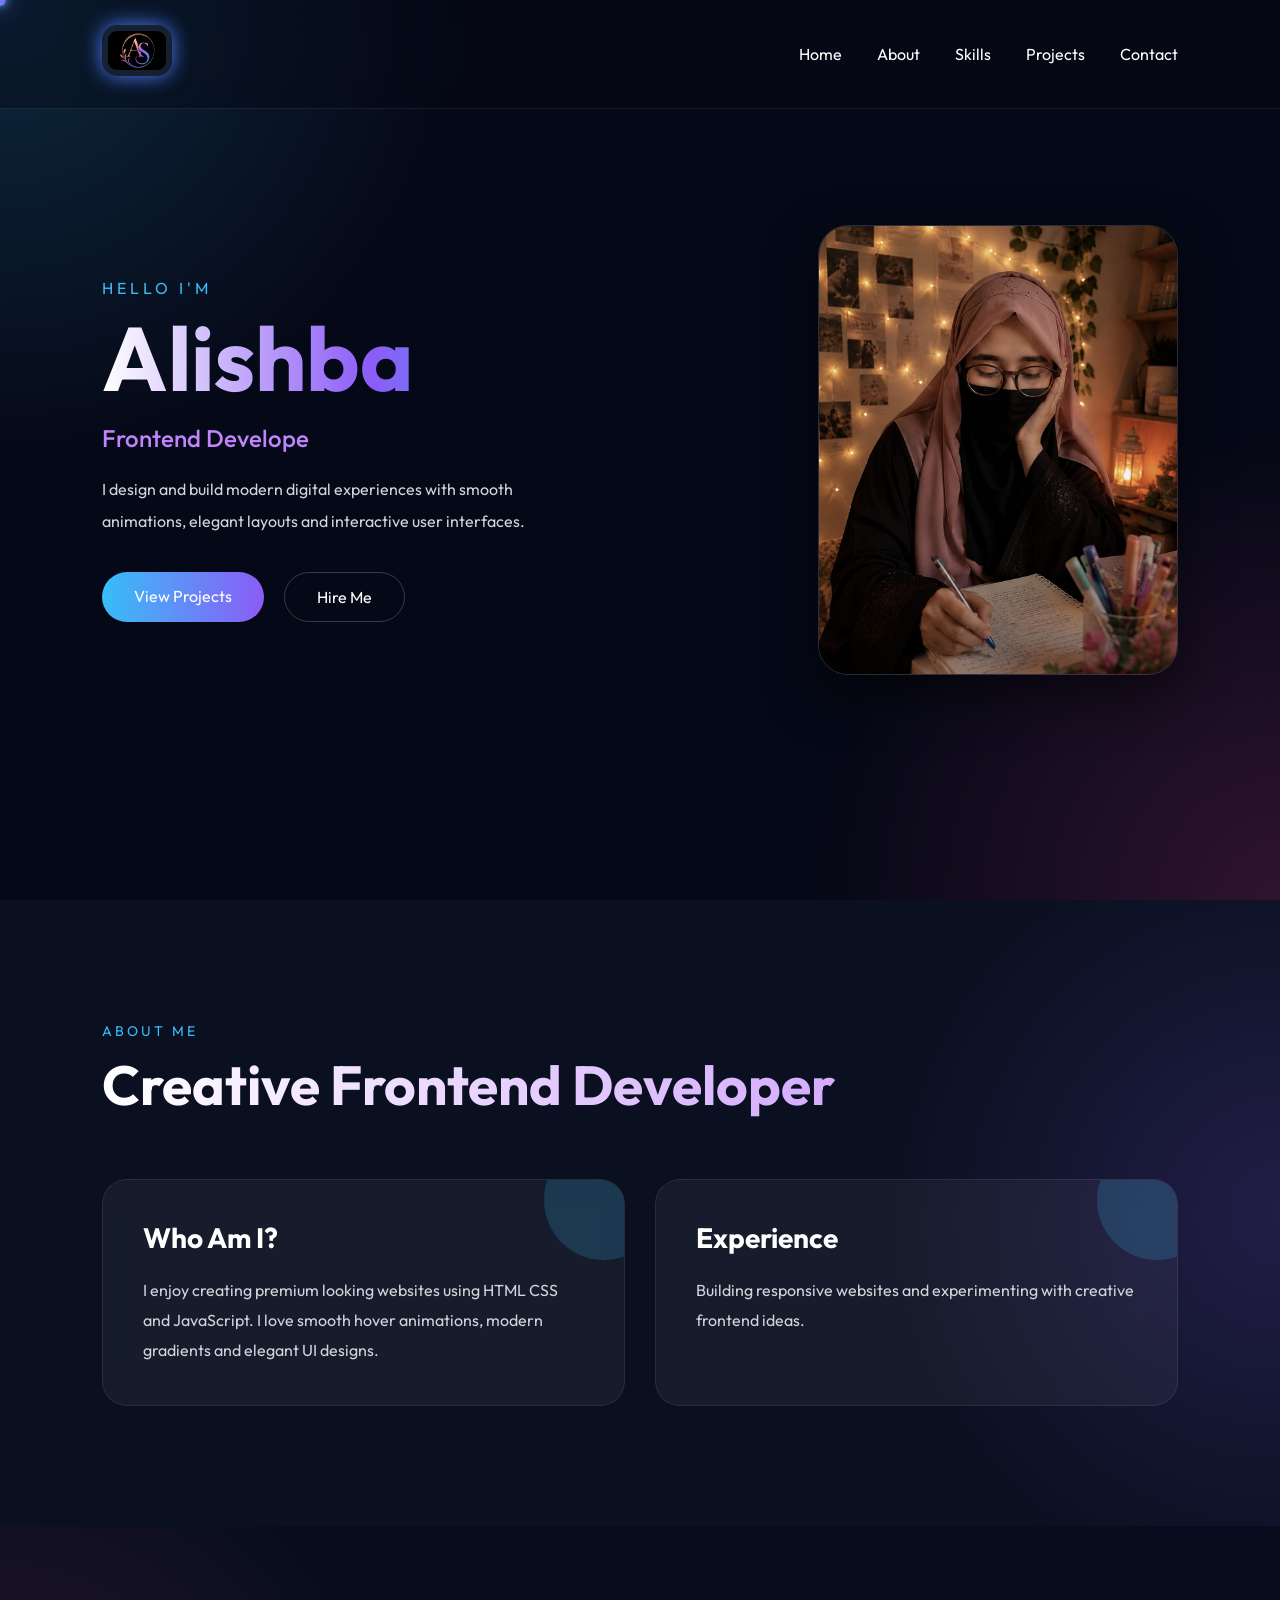
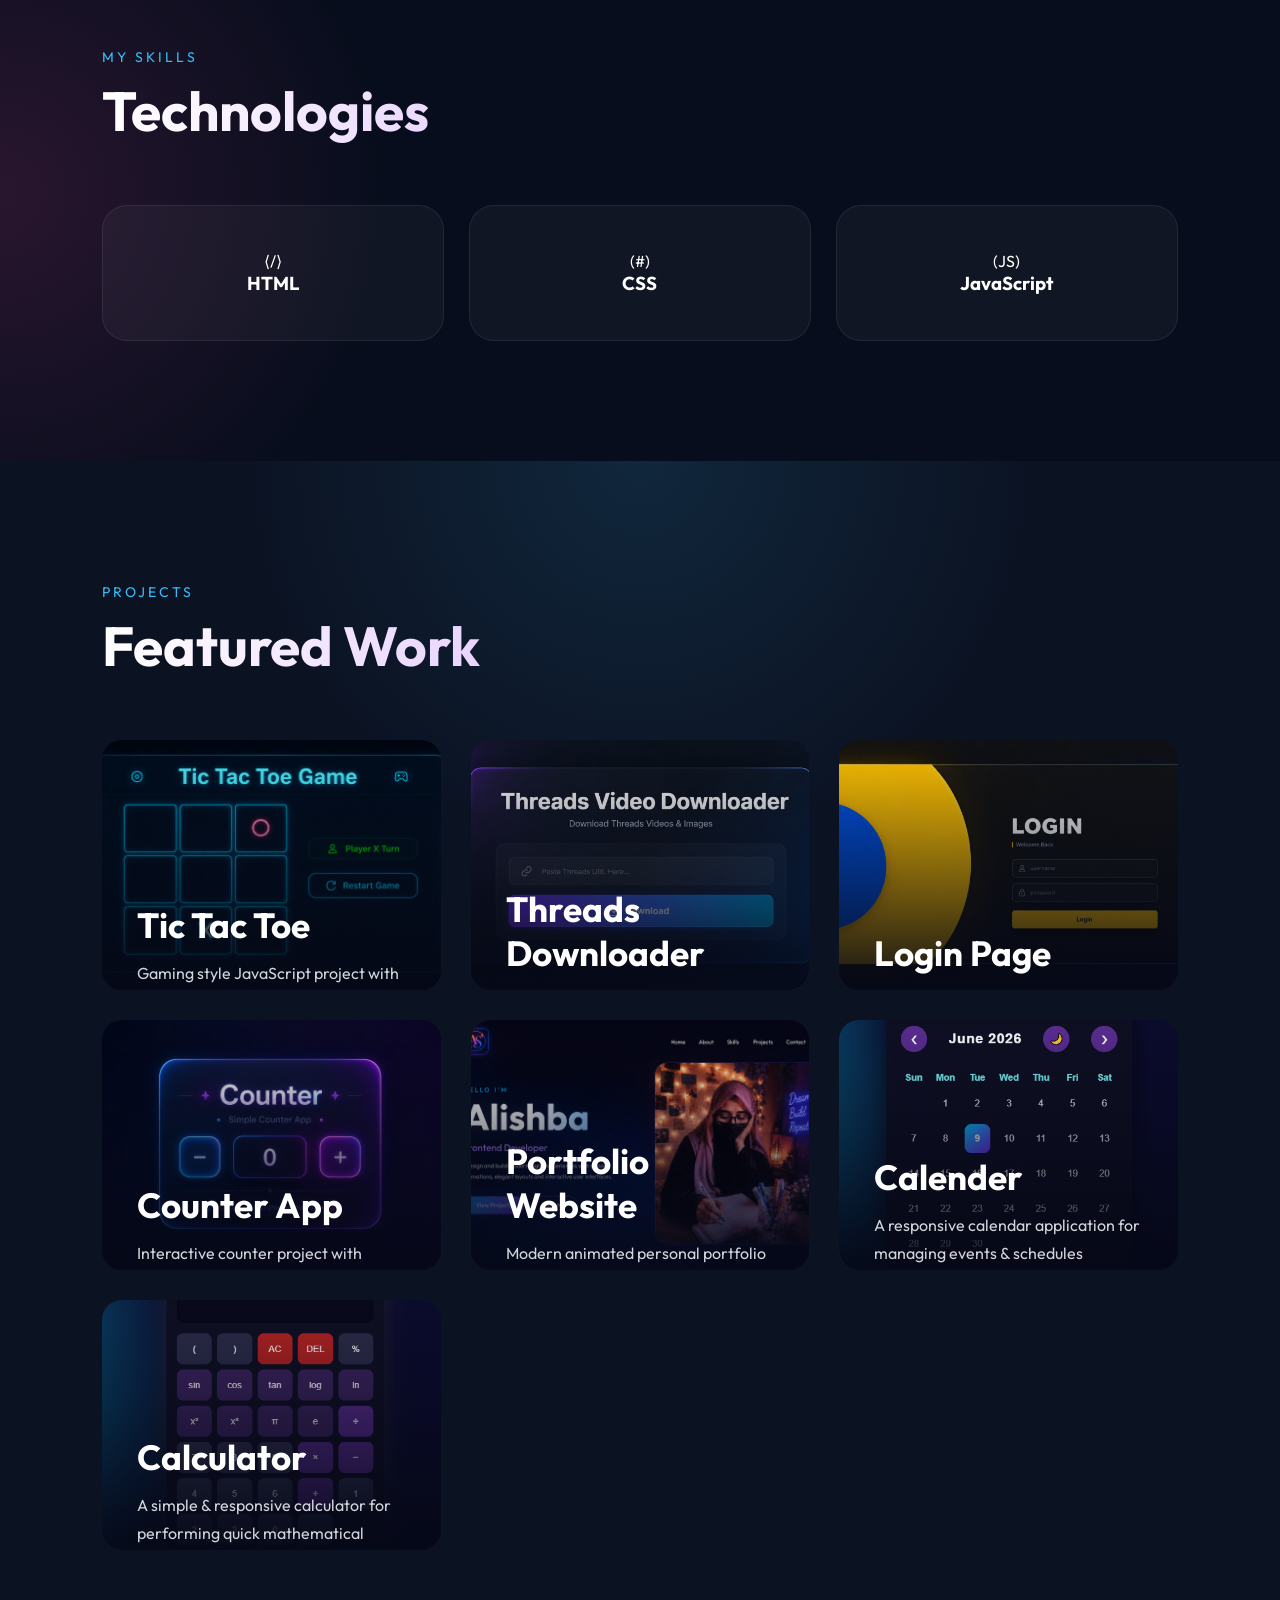
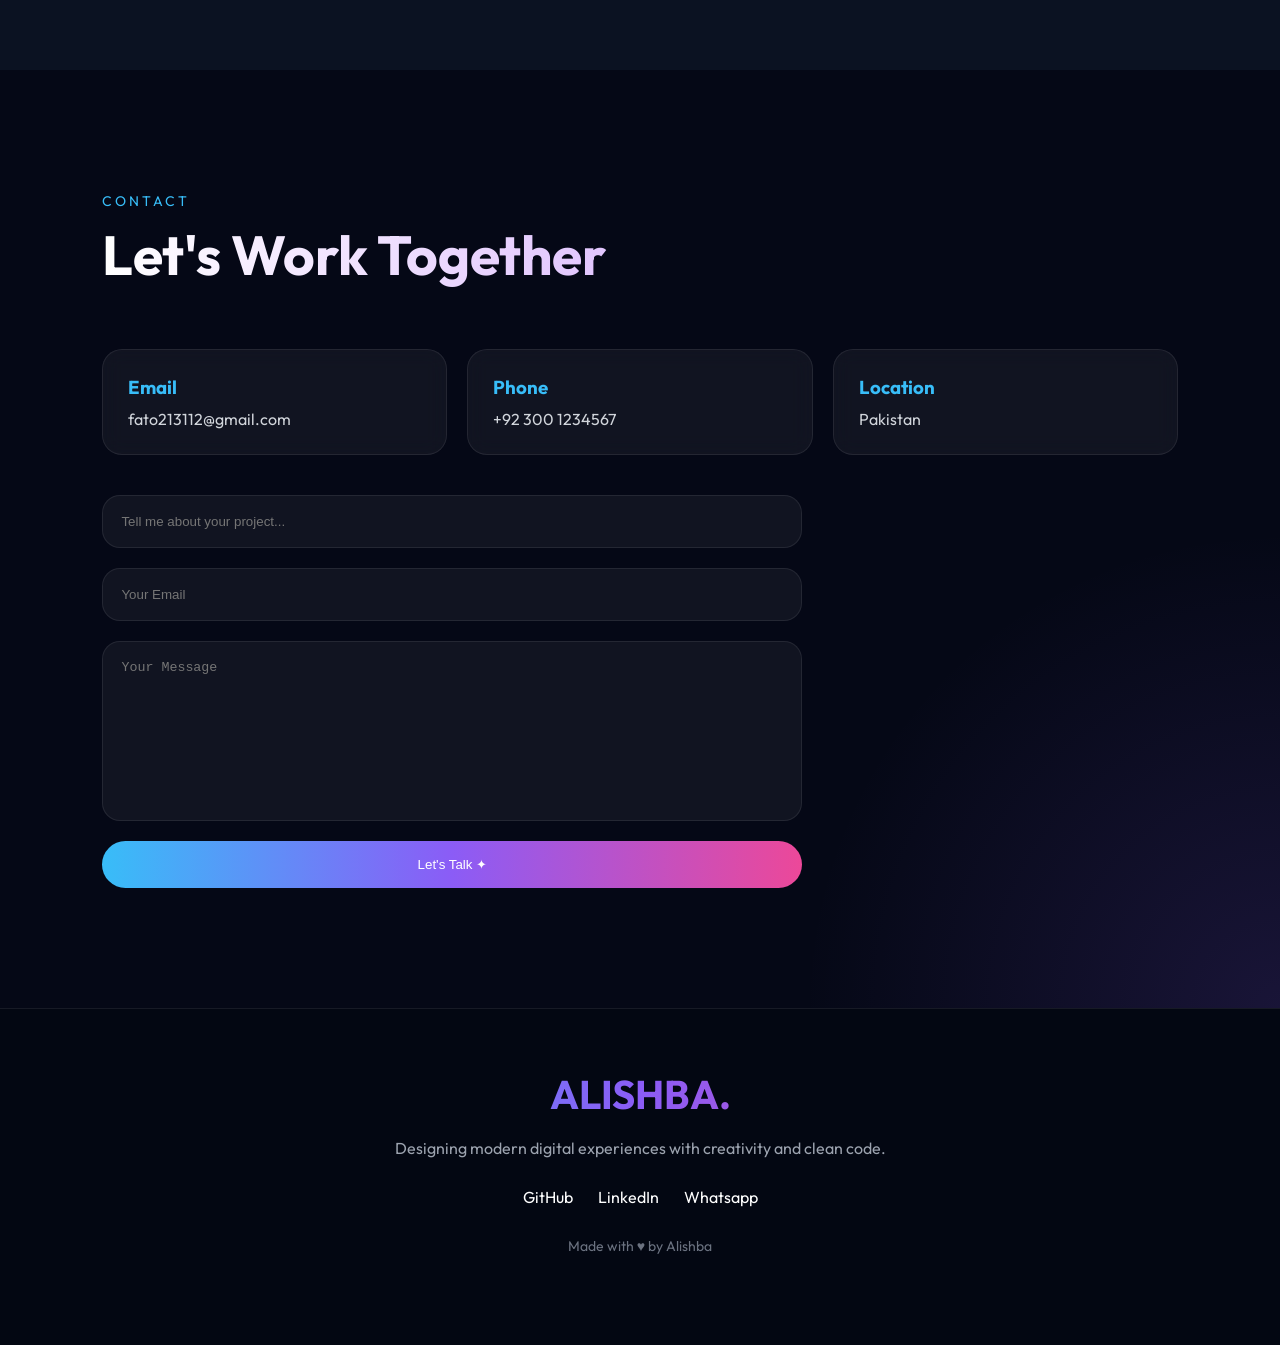
<file: index.html>
<!DOCTYPE html>
<html lang="en">
<head>
  <meta charset="UTF-8" />
  <meta name="viewport" content="width=device-width, initial-scale=1.0" />
  <title>Alishba Portfolio</title>

  <link rel="preconnect" href="https://fonts.googleapis.com">
  <link rel="preconnect" href="https://fonts.gstatic.com" crossorigin>
  <link href="https://fonts.googleapis.com/css2?family=Outfit:wght@300;400;500;600;700;800&display=swap" rel="stylesheet">

  <link rel="stylesheet" href="style.css" />
</head>
<body>

  <!-- BACKGROUND LINES -->
  <div class="grid-lines"></div>
   <div class="cursor-dot"></div>
  <!-- NAVBAR -->
  <nav>
     <div class="logo">
             <img src="image/logo.jpeg" alt="logo">
     </div>
    <ul>
      <li><a href="#home">Home</a></li>
      <li><a href="#about">About</a></li>
      <li><a href="#skills">Skills</a></li>
      <li><a href="#projects">Projects</a></li>
      <li><a href="#contact">Contact</a></li>
    </ul>
  </nav>


  <!-- HERO -->
  <section class="hero" id="home">

    <div class="hero-text">
      <p class="small-text">HELLO I'M</p>

      <h1>Alishba</h1>

      <h2><span id="typing"></span></h2>

      <p class="hero-para">
        I design and build modern digital experiences with smooth animations,
        elegant layouts and interactive user interfaces.
      </p>

      <div class="hero-buttons">
        <a href="#projects" class="btn">View Projects</a>
        <a href="#contact" class="btn btn2">Hire Me</a>
      </div>
    </div>


    <div class="hero-image">
      <div class="image-box">
        <img src="image/portfolio img.jpeg" alt="portfolio image">
      </div>
    </div>

  </section>


  <!-- ABOUT -->
  <section class="about" id="about">

    <div class="section-title">
      <span>ABOUT ME</span>
      <h2>Creative Frontend Developer</h2>
    </div>

    <div class="about-container">

      <div class="about-card">
        <h3>Who Am I?</h3>

        <p>
          I enjoy creating premium looking websites using HTML CSS and JavaScript.
          I love smooth hover animations, modern gradients and elegant UI designs.
        </p>
      </div>


      <div class="about-card glass">
        <h3>Experience</h3>

        <p>
          Building responsive websites and experimenting with creative frontend ideas.
        </p>
      </div>

    </div>

  </section>


  <!-- SKILLS -->
  <section class="skills" id="skills">

    <div class="section-title">
      <span>MY SKILLS</span>
      <h2>Technologies
      </h2>
    </div>


    <div class="skills-grid">

      <div class="skill-card">
        <div class="skill-icon">⟨/⟩</div>
        <h3>HTML</h3>
      </div>

      <div class="skill-card">
        <div class="skill-icon">(#)</div>
        <h3>CSS</h3>
      </div>

      <div class="skill-card">
        <div class="skill-icon">(JS)</div>
        <h3>JavaScript</h3>
      </div>
    </div>

  </section>


  <!-- PROJECTS -->
  <section class="projects" id="projects">

    <div class="section-title">
      <span>PROJECTS</span>
      <h2>Featured Work</h2>
    </div>


    <div class="projects-grid">
      <a href="game.html" target="_blank" class="project-link">
      <div class="project-card card1">
        <div class="overlay"></div>

        <div class="project-content">
          <h3>Tic Tac Toe</h3>
          <p>Gaming style JavaScript project with modern Design.</p>
        </div>
      </div>
     </a>

       <a href="threads.html" target="_blank" class="project-link">
      <div class="project-card card2">
        <div class="overlay"></div>

        <div class="project-content">
          <h3>Threads Downloader</h3>
          <p>Responsive downloader application.</p>
        </div>
      </div>
     </a>
       
     <a href="login.html" target="_blank" class="project-link">
      <div class="project-card card3">
        <div class="overlay"></div>
       
        <div class="project-content">
          <h3>Login Page</h3>
          <p>Glassmorphism authentication page.</p>
        </div>
      </div>
      </a>
      <a href="counter.html" target="_blank" class="project-link">
      <div class="project-card card4">
        <div class="overlay"></div>

        <div class="project-content">
          <h3>Counter App</h3>
          <p>Interactive counter project with smooth animations.</p>
        </div>
      </div>
    </a>
        <a href="index.html" target="_blank" class="project-link">
      <div class="project-card card5">
        <div class="overlay"></div>

        <div class="project-content">
          <h3>Portfolio Website</h3>
          <p>Modern animated personal portfolio website.</p>
        </div>
      </div>
        </a>
        <a href="calender.html" target="_blank" class="project-link">
      <div class="project-card card6">
        <div class="overlay"></div>

        <div class="project-content">
          <h3>Calender</h3>
          <p>A responsive calendar application for managing events & schedules efficiently.</p>
        </div>
      </div>
     </a>
     <a href="calculator.html" target="_blank" class="project-link">
      <div class="project-card card7">
        <div class="overlay"></div>

        <div class="project-content">
          <h3>Calculator</h3>
          <p>A simple & responsive calculator for performing quick mathematical calculations.</p>
        </div>
      </div>
     </a>

    </div>

  </section>


  <!-- CONTACT -->
  <section class="contact" id="contact">

    <div class="section-title">
      <span>CONTACT</span>
      <h2>Let's Work Together</h2>
    </div>

     <div class="contact-info">

    <div class="info-box">
        <h3>Email</h3>
        <p>fato213112@gmail.com</p>
    </div>

    <div class="info-box">
        <h3>Phone</h3>
        <p>+92 300 1234567</p>
    </div>

    <div class="info-box">
        <h3>Location</h3>
        <p>Pakistan</p>
    </div>

</div>
    <form class="contact-form" action="https://formsubmit.co/fato213112@gmail.com" method="POST">
      <input type="text" placeholder="Tell me about your project...">
      <input type="email" placeholder="Your Email">
      <textarea placeholder="Your Message"></textarea>

      <button type="submit">Let's Talk ✦</button>
    </form>

  </section>
  <footer>

    <h2>ALISHBA.</h2>

    <p>
        Designing modern digital experiences with creativity and clean code.
    </p>

    <div class="footer-links">

        <a href="">GitHub</a>
        <a href="">LinkedIn</a>
        <a href="">Whatsapp</a>

    </div>

    <p class="made">
        Made with ♥ by Alishba
    </p>

</footer>


  <script src="script.js"></script>
</body>
</html>
</file>
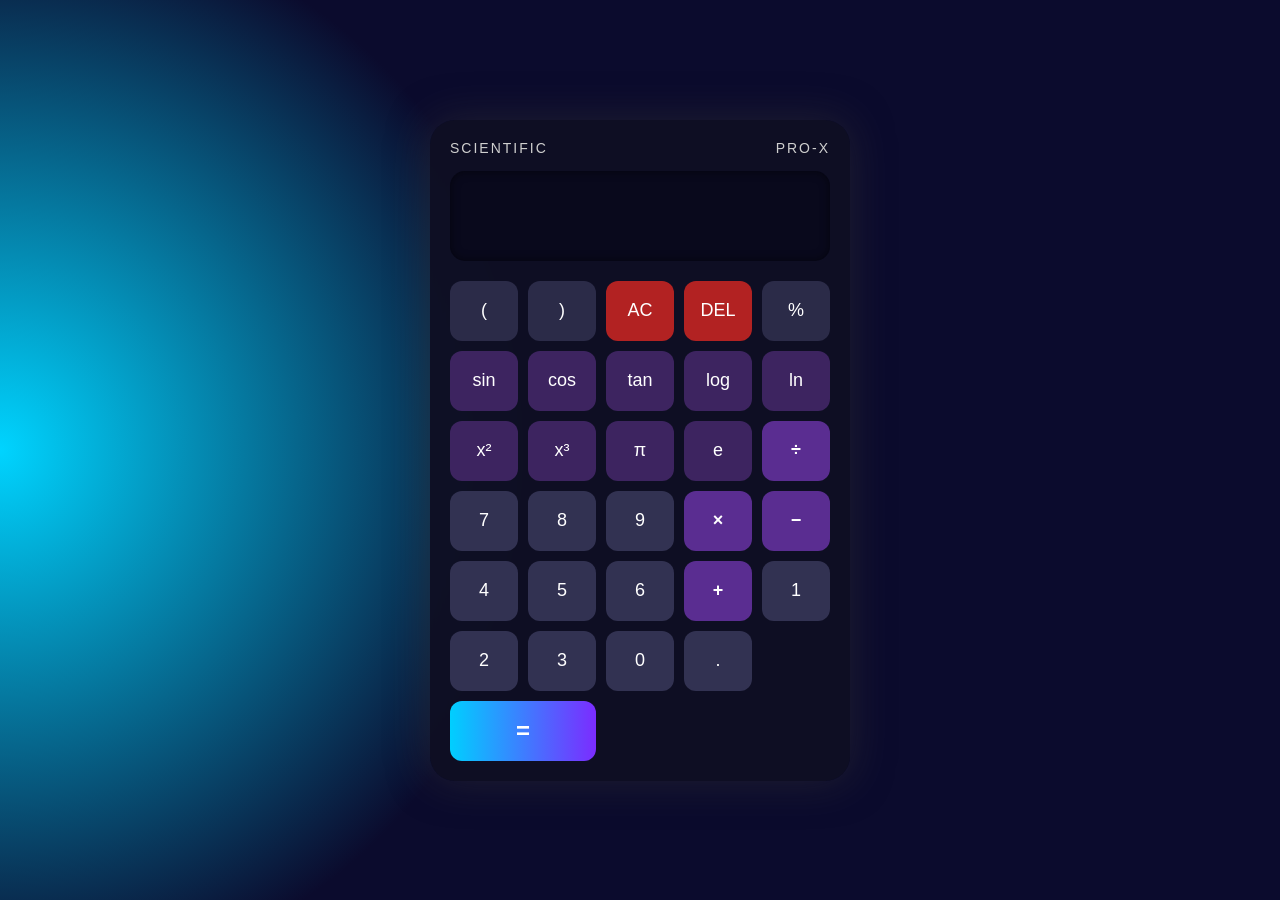
<file: calculator.html>
<!DOCTYPE html>
<html lang="en">
<head>
<meta charset="UTF-8">
<meta name="viewport" content="width=device-width, initial-scale=1.0">
<title>Scientific Calculator</title>

<style>
       *{
    margin:0;
    padding:0;
    box-sizing:border-box;
    font-family:Arial, sans-serif;
}

body{
    min-height:100vh;
    display:flex;
    justify-content:center;
    align-items:center;
    background:
    radial-gradient(circle at left,#00d4ff,#0b0b2d 40%),
    radial-gradient(circle at right,#8a2be2,transparent 30%);
    padding:20px;
}

.calculator{
    width:420px;
    background:rgba(15,15,35,0.95);
    backdrop-filter:blur(15px);
    border-radius:25px;
    padding:20px;
    box-shadow:0 0 40px rgba(53, 52, 52, 0.5);
}

.top-bar{
    display:flex;
    justify-content:space-between;
    color:#cfcfcf;
    font-size:14px;
    margin-bottom:15px;
    letter-spacing:2px;
}

.display{
    width:100%;
    height:90px;
    border:none;
    outline:none;
    border-radius:15px;
    background:#09091c;
    color:white;
    font-size:38px;
    text-align:right;
    padding:20px;
    margin-bottom:20px;
    box-shadow:inset 0 0 10px rgba(0,0,0,0.5);
}

.buttons{
    display:grid;
    grid-template-columns:repeat(5,1fr);
    gap:10px;
}

button{
    height:60px;
    border:none;
    border-radius:12px;
    background:#2b2b48;
    color:white;
    font-size:18px;
    cursor:pointer;
    transition:0.3s;
}

button:hover{
    transform:translateY(5px);
}

.num{
    background:#323252;
}

.operator{
    background:#5a2d91;
    color:white;
    font-weight:bold;
}

.equal{
    grid-column:span 2;
    background:linear-gradient(90deg,#00cfff,#7b2cff);
    color:white;
    font-size:24px;
    font-weight:bold;
}

button:nth-child(3),
button:nth-child(4){
    background:#b22222;
}

button:nth-child(6),
button:nth-child(7),
button:nth-child(8),
button:nth-child(9),
button:nth-child(10),
button:nth-child(11),
button:nth-child(12),
button:nth-child(13),
button:nth-child(14){
    background:#3d2460;
}

@media(max-width:480px){

    .calculator{
        width:100%;
    }

    .display{
        font-size:30px;
    }

    button{
        height:55px;
        font-size:16px;
    }

    .equal{
        font-size:20px;
    }
}
</style>

</head>
<body>

<div class="calculator">

    <div class="top-bar">
        <span>SCIENTIFIC</span>
        <span>PRO-X</span>
    </div>

    <input type="text" id="display" class="display" readonly>

    <div class="buttons">

        <button onclick="appendValue('(')">(</button>
        <button onclick="appendValue(')')">)</button>
        <button onclick="clearDisplay()">AC</button>
        <button onclick="deleteLast()">DEL</button>
        <button onclick="appendValue('%')">%</button>

        <button onclick="calculateSin()">sin</button>
        <button onclick="calculateCos()">cos</button>
        <button onclick="calculateTan()">tan</button>
        <button onclick="calculateLog()">log</button>
        <button onclick="calculateLn()">ln</button>

        <button onclick="square()">x²</button>
        <button onclick="cube()">x³</button>
        <button onclick="insertPi()">π</button>
        <button onclick="insertE()">e</button>
        <button class="operator" onclick="appendValue('/')">÷</button>
        
        <button class="num" onclick="appendValue('7')">7</button>
        <button class="num" onclick="appendValue('8')">8</button>
        <button class="num" onclick="appendValue('9')">9</button>
        <button class="operator" onclick="appendValue('*')">×</button>
        <button class="operator" onclick="appendValue('-')">−</button>

        <button class="num" onclick="appendValue('4')">4</button>
        <button class="num" onclick="appendValue('5')">5</button>
        <button class="num" onclick="appendValue('6')">6</button>
        <button class="operator" onclick="appendValue('+')">+</button>
        <button class="num" onclick="appendValue('1')">1</button>

        <button class="num" onclick="appendValue('2')">2</button>
        <button class="num" onclick="appendValue('3')">3</button>
        <button class="num" onclick="appendValue('0')">0</button>
        <button class="num" onclick="appendValue('.')">.</button>

        <button class="equal" onclick="calculate()">=</button>

    </div>

</div>

<script>
        const display = document.getElementById("display");

// Number ya operator add karna
function appendValue(value) {
    display.value += value;
}

// Display clear
function clearDisplay() {
    display.value = "";
}

// Last character delete
function deleteLast() {
    display.value = display.value.slice(0, -1);
}

// PI
function insertPi() {
    display.value += Math.PI;
}

// Euler Number
function insertE() {
    display.value += Math.E;
}

// Square
function square() {
    try {
        display.value = Math.pow(eval(display.value), 2);
    } catch {
        display.value = "Error";
    }
}

// Sin (Degree)
function calculateSin() {
    try {
        let value = eval(display.value);
        display.value = Math.sin(value * Math.PI / 180).toFixed(8);
    } catch {
        display.value = "Error";
    }
}

// Cos (Degree)
function calculateCos() {
    try {
        let value = eval(display.value);
        display.value = Math.cos(value * Math.PI / 180).toFixed(8);
    } catch {
        display.value = "Error";
    }
}

// Tan (Degree)
function calculateTan() {
    try {
        let value = eval(display.value);
        display.value = Math.tan(value * Math.PI / 180).toFixed(8);
    } catch {
        display.value = "Error";
    }
}

// Log Base 10
function calculateLog() {
    try {
        let value = eval(display.value);
        display.value = Math.log10(value).toFixed(8);
    } catch {
        display.value = "Error";
    }
}

// Natural Log
function calculateLn() {
    try {
        let value = eval(display.value);
        display.value = Math.log(value).toFixed(8);
    } catch {
        display.value = "Error";
    }
}

// Cube
function cube() {
    try {
        display.value = Math.pow(eval(display.value), 3);
    } catch {
        display.value = "Error";
    }
}

// Square Root
function squareRoot() {
    try {
        display.value = Math.sqrt(eval(display.value)).toFixed(8);
    } catch {
        display.value = "Error";
    }
}

// Power
function power() {
    display.value += "**";
}

// Main Calculate
function calculate() {
    try {
        let expression = display.value
            .replace(/×/g, "*")
            .replace(/÷/g, "/");

        let result = eval(expression);

        if (result === Infinity || isNaN(result)) {
            display.value = "Error";
        } else {
            display.value = result;
        }

    } catch {
        display.value = "Error";
    }
}
</script>

</body>
</html>
</file>
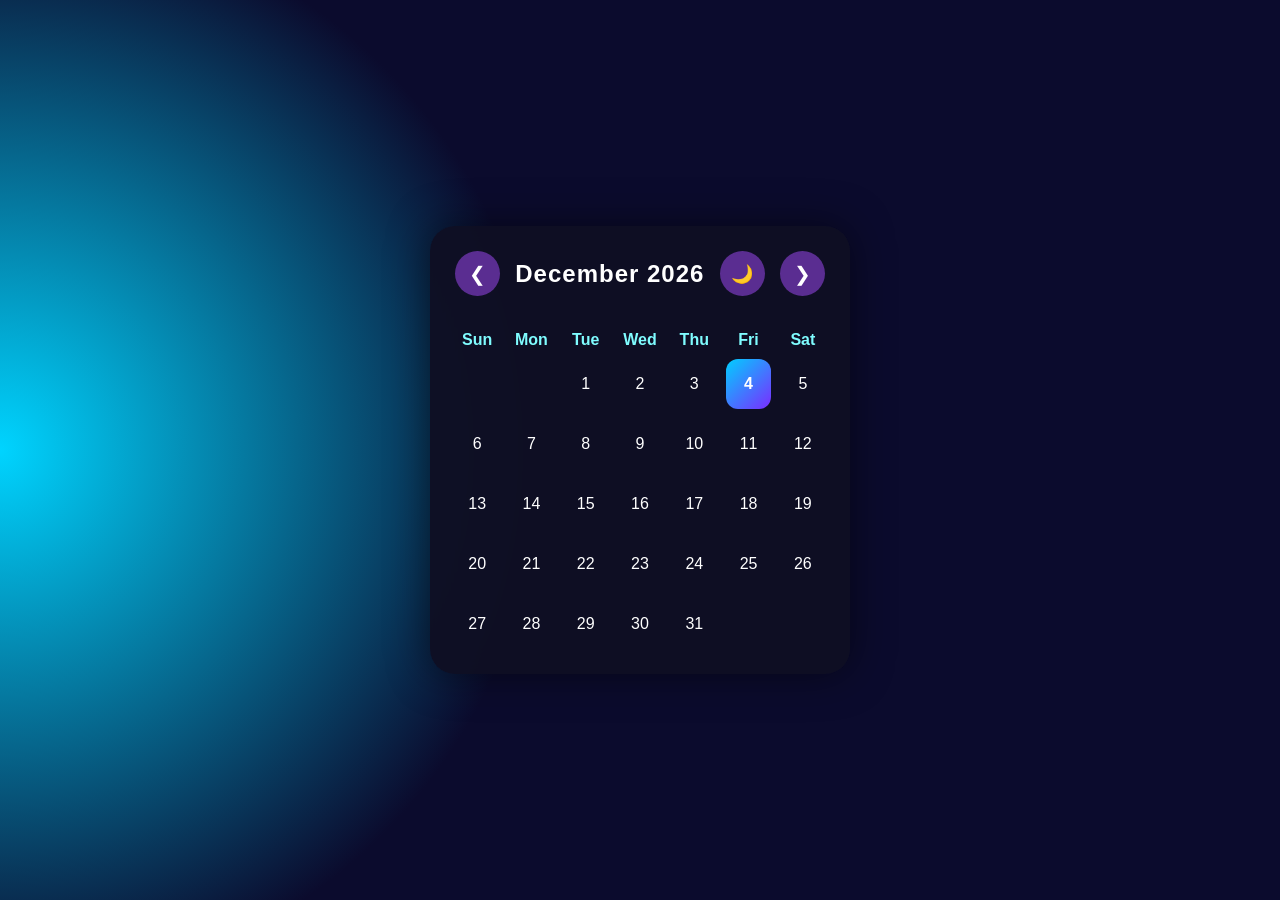
<file: calender.html>
<!DOCTYPE html>
<html lang="en">
<head>
<meta charset="UTF-8">
<meta name="viewport" content="width=device-width, initial-scale=1.0">
<title>Dynamic Calendar</title>
<style>
        *{
    margin:0;
    padding:0;
    box-sizing:border-box;
    font-family:Arial, sans-serif;
}

body{
    min-height:100vh;
    display:flex;
    justify-content:center;
    align-items:center;
    background:
    radial-gradient(circle at left,#00d4ff,#0b0b2d 40%),
    radial-gradient(circle at right,#8a2be2,transparent 30%);
}
/* Light Mode */

body.light-mode{
    background:#f4f4f4;
}

body.light-mode .calendar{
    background:white;
    box-shadow:0 0 20px rgba(0,0,0,0.15);
}

body.light-mode .header h2{
    color:#222;
}

body.light-mode .days div{
    color:#5a2d91;
}

body.light-mode .dates div{
    color:#222;
}

body.light-mode .dates div:hover{
    background:#e8e8e8;
}

body.light-mode .today{
    color:white;
}

#themeToggle{
    width:45px;
    height:45px;
    border:none;
    border-radius:50%;
    cursor:pointer;
    font-size:18px;
    background:#5a2d91;
    color:white;
}
.calendar{
    width:420px;
    background:rgba(15,15,35,0.95);
    backdrop-filter:blur(15px);
    border-radius:25px;
    padding:25px;
    box-shadow:0 0 40px rgba(0,0,0,0.5);
}

.header{
    display:flex;
    justify-content:space-between;
    align-items:center;
    margin-bottom:25px;
}

.header h2{
    color:#fff;
    font-size:24px;
    letter-spacing:1px;
}

.header button{
    width:45px;
    height:45px;
    border:none;
    border-radius:50%;
    background:#5a2d91;
    color:white;
    font-size:20px;
    cursor:pointer;
    transition:0.3s;
}

.header button:hover{
    transform:scale(1.1);
}

.days,
.dates{
    display:grid;
    grid-template-columns:repeat(7,1fr);
    gap:10px;
}

.days div{
    text-align:center;
    color:#7ffcff;
    font-weight:bold;
    padding:10px 0;
}

.dates div{
    height:50px;
    display:flex;
    justify-content:center;
    align-items:center;
    color:white;
    border-radius:12px;
    cursor:pointer;
    transition:0.3s;
}

.dates div:hover{
    background:#5a2d91;
}

.empty{
    visibility:hidden;
}

.today{
    background:linear-gradient(135deg,#00cfff,#7b2cff);
    font-weight:bold;
    color:white;
}

@media(max-width:500px){

    .calendar{
        width:95%;
        padding:20px;
    }

    .dates div{
        height:45px;
    }

    .header h2{
        font-size:20px;
    }
}*{
    margin:0;
    padding:0;
    box-sizing:border-box;
    font-family:Arial, sans-serif;
}

body{
    min-height:100vh;
    display:flex;
    justify-content:center;
    align-items:center;
    background:
    radial-gradient(circle at left,#00d4ff,#0b0b2d 40%),
    radial-gradient(circle at right,#8a2be2,transparent 30%);
}
/* Light Mode */

body.light-mode{
    background:#f4f4f4;
}

body.light-mode .calendar{
    background:white;
    box-shadow:0 0 20px rgba(0,0,0,0.15);
}

body.light-mode .header h2{
    color:#222;
}

body.light-mode .days div{
    color:#5a2d91;
}

body.light-mode .dates div{
    color:#222;
}

body.light-mode .dates div:hover{
    background:#e8e8e8;
}

body.light-mode .today{
    color:white;
}

#themeToggle{
    width:45px;
    height:45px;
    border:none;
    border-radius:50%;
    cursor:pointer;
    font-size:18px;
    background:#5a2d91;
    color:white;
}
.calendar{
    width:420px;
    background:rgba(15,15,35,0.95);
    backdrop-filter:blur(15px);
    border-radius:25px;
    padding:25px;
    box-shadow:0 0 40px rgba(0,0,0,0.5);
}

.header{
    display:flex;
    justify-content:space-between;
    align-items:center;
    margin-bottom:25px;
}

.header h2{
    color:#fff;
    font-size:24px;
    letter-spacing:1px;
}

.header button{
    width:45px;
    height:45px;
    border:none;
    border-radius:50%;
    background:#5a2d91;
    color:white;
    font-size:20px;
    cursor:pointer;
    transition:0.3s;
}

.header button:hover{
    transform:scale(1.1);
}

.days,
.dates{
    display:grid;
    grid-template-columns:repeat(7,1fr);
    gap:10px;
}

.days div{
    text-align:center;
    color:#7ffcff;
    font-weight:bold;
    padding:10px 0;
}

.dates div{
    height:50px;
    display:flex;
    justify-content:center;
    align-items:center;
    color:white;
    border-radius:12px;
    cursor:pointer;
    transition:0.3s;
}

.dates div:hover{
    background:#5a2d91;
}

.empty{
    visibility:hidden;
}

.today{
    background:linear-gradient(135deg,#00cfff,#7b2cff);
    font-weight:bold;
    color:white;
}

@media(max-width:500px){

    .calendar{
        width:95%;
        padding:20px;
    }

    .dates div{
        height:45px;
    }

    .header h2{
        font-size:20px;
    }
}
    </style>
</head>
<body>

<div class="calendar">

    <div class="header">
        <button id="prev">&#10094;</button>

        <h2 id="monthYear"></h2>
        <button id="themeToggle">🌙</button>

        <button id="next">&#10095;</button>
    </div>

    <div class="days">
        <div>Sun</div>
        <div>Mon</div>
        <div>Tue</div>
        <div>Wed</div>
        <div>Thu</div>
        <div>Fri</div>
        <div>Sat</div>
    </div>

    <div id="dates" class="dates"></div>

</div>

<script>
       const monthYear = document.getElementById("monthYear");
const datesContainer = document.getElementById("dates");

const prevBtn = document.getElementById("prev");
const nextBtn = document.getElementById("next");

let currentDate = new Date();

function renderCalendar() {

    const year = currentDate.getFullYear();
    const month = currentDate.getMonth();

    const firstDay = new Date(year, month, 1).getDay();
    const totalDays = new Date(year, month + 1, 0).getDate();

    const today = new Date();

    const months = [
        "January", "February", "March", "April",
        "May", "June", "July", "August",
        "September", "October", "November", "December"
    ];

    monthYear.textContent = `${months[month]} ${year}`;

    datesContainer.innerHTML = "";

    // Empty boxes before first day
    for (let i = 0; i < firstDay; i++) {
        const emptyDiv = document.createElement("div");
        emptyDiv.classList.add("empty");
        datesContainer.appendChild(emptyDiv);
    }

    // Dates
    for (let day = 1; day <= totalDays; day++) {

        const dateDiv = document.createElement("div");
        dateDiv.textContent = day;

        if (
            day === today.getDate() &&
            month === today.getMonth() &&
            year === today.getFullYear()
        ) {
            dateDiv.classList.add("today");
        }

        datesContainer.appendChild(dateDiv);
    }
}

// Previous Month
prevBtn.addEventListener("click", () => {
    currentDate.setMonth(currentDate.getMonth() - 1);
    renderCalendar();
});

// Next Month
nextBtn.addEventListener("click", () => {
    currentDate.setMonth(currentDate.getMonth() + 1);
    renderCalendar();
});

// Initial Load
renderCalendar();
const themeToggle = document.getElementById("themeToggle");

themeToggle.addEventListener("click", () => {

    document.body.classList.toggle("light-mode");

    if(document.body.classList.contains("light-mode")){
        themeToggle.textContent = "☀️";
    }else{
        themeToggle.textContent = "🌙";
    }

});
    </script>

</body>
</html>
</file>
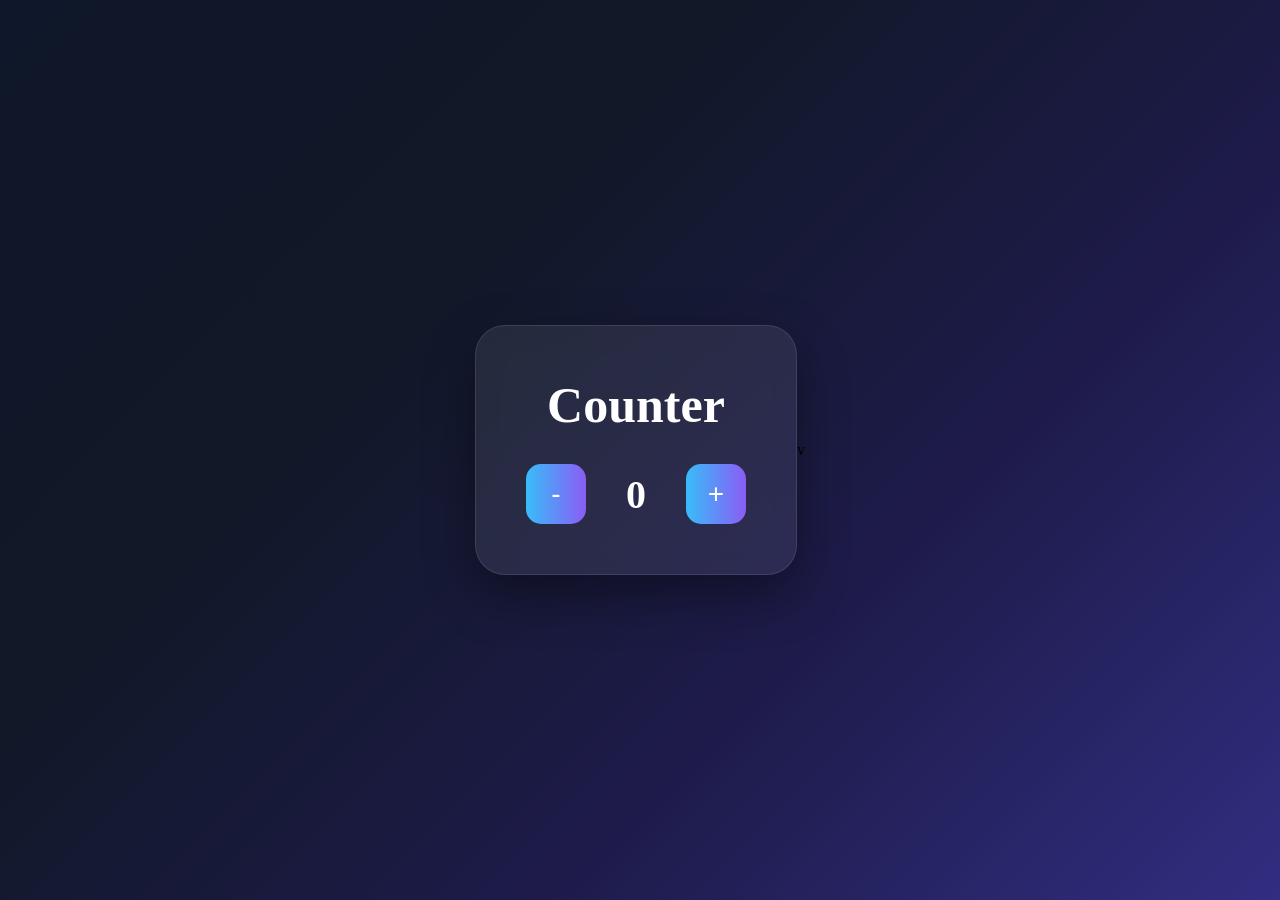
<file: counter.html>
<!DOCTYPE html>
<html lang="en">
<head>
    <meta charset="UTF-8">
    <meta name="viewport" content="width=device-width, initial-scale=1.0">
    <title>Counter</title>
    <style>
    
body{

    margin:0;

    display:flex;

    justify-content:center;

    align-items:center;

    min-height:100vh;

    background:linear-gradient(
        135deg,
        #0f172a,
        #111827,
        #1e1b4b,
        #312e81
    );

    overflow:hidden;
}

.counter-container{

    background:rgba(255,255,255,0.08);

    padding:50px;

    border-radius:30px;

    backdrop-filter:blur(12px);
    text-align:center;
    transition:0.4s;
    box-shadow:0px 20px 50px rgba(0,0,0,0.4);

    border:1px solid rgba(255,255,255,0.1);
}
.counter-container:hover{
    background: #023d57;
    transform:scale(1.1);
}
.container{
    align-items: center;
    text-align: center;
    width: 1400px;
    background: darkcyan;
    padding: 30px;
    border-radius: 15px;
    box-shadow: 0 4px 10px rgba(0, 0,0,0.2);
}
#count{
    font-size: 25px;
    font-weight: bold;
}
.counter-box{

    display:flex;

    justify-content:center;

    align-items:center;

    gap:20px;

    margin-top:30px;
}

button{

    width:60px;

    height:60px;

    border:none;

    border-radius:15px;

    background:linear-gradient(to right,#38bdf8,#8b5cf6);

    color:white;

    font-size:28px;

    cursor:pointer;

    transition:0.4s;
}

button:hover{

    transform:scale(1.1);

    box-shadow:0px 10px 25px rgba(139,92,246,0.5);
}

#count{

    font-size:40px;

    font-weight:bold;

    color:white;

    width:60px;
}

h1{

    color:white;

    font-size:50px;

    margin:0;
}
</style>
</head>
<body>
    <div class="counter-container">

    <h1>Counter</h1>

    <div class="counter-box">

        <button id="minus">-</button>

        <span id="count">0</span>

        <button id="plus">+</button>

    </div>

</div>
    <script>
let count = 0

const countText = document.getElementById("count")

const plusBtn = document.getElementById("plus")

const minusBtn = document.getElementById("minus")


plusBtn.addEventListener("click", function(){

    count++

    countText.textContent = count

})


minusBtn.addEventListener("click", function(){

    count--

    countText.textContent = count

})


     
</script>
</body>
</html>v
</file>
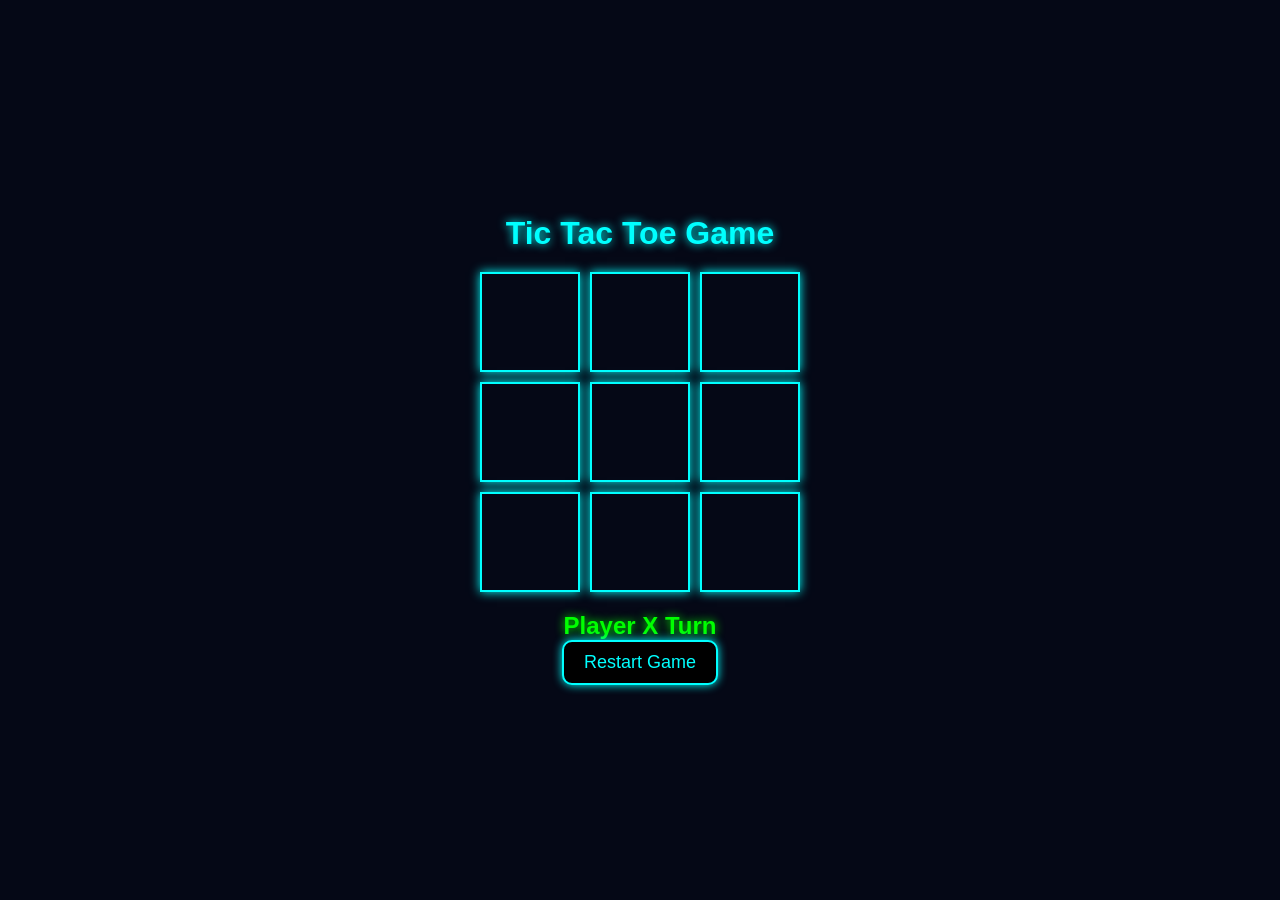
<file: game.html>
<!DOCTYPE html>
<html lang="en">
<head>
    <meta charset="UTF-8">
    <meta name="viewport" content="width=device-width, initial-scale=1.0">
    <title>GAME</title>
    <style>
body{
    background-color: black;

    display:flex;
    justify-content:center;
    align-items:center;

    height:100vh;

    font-family: Arial;
}


.container{
    text-align:center;
}


h1{
    color: cyan;

    text-shadow: 0px 0px 10px cyan;
}


#status{
    color: lime;

    text-shadow: 0px 0px 10px lime;
}


.board{
    display:grid;

    grid-template-columns: repeat(3,100px);

    gap:10px;

    justify-content:center;

    margin:20px 0;
}


.cell{

    width:100px;
    height:100px;

    border:2px solid cyan;

    display:flex;
    justify-content:center;
    align-items:center;

    font-size:40px;
    color:white;

    cursor:pointer;

    box-shadow: 0px 0px 10px cyan;

    transition:0.3s;

}


.cell:hover{

    background-color: cyan;

    color:black;

    transform:scale(1.1);

    box-shadow: 0px 0px 20px cyan;

}


#button{

    background-color:black;

    color:cyan;

    border:2px solid cyan;

    padding:10px 20px;

    font-size:18px;

    cursor:pointer;

    border-radius:10px;

    transition:0.3s;

    box-shadow:0px 0px 10px cyan;

}


#button:hover{

    background-color:cyan;

    color:black;

    transform:scale(1.1);

    box-shadow:0px 0px 20px cyan;

}
</style>
</head>
<body>
   <!DOCTYPE html>
<html lang="en">

<head>
    <title id="clr">Tic Tac Toe</title>
    <link rel="preconnect" href="https://fonts.googleapis.com">
<link href="https://fonts.googleapis.com/css2?family=Poppins&display=swap" rel="stylesheet">
    <link rel="stylesheet" href="style.css">
</head>

<body>

    <div class="container">

        <h1>Tic Tac Toe Game</h1>

        <div class="board">

            <div class="cell"></div>
            <div class="cell"></div>
            <div class="cell"></div>

            <div class="cell"></div>
            <div class="cell"></div>
            <div class="cell"></div>

            <div class="cell"></div>
            <div class="cell"></div>
            <div class="cell"></div>

        </div>

        <h2 id="status">Player X Turn</h2>

        <button id="button">Restart Game</button>

    </div>
    <script>
         // new code

let cells = document.querySelectorAll(".cell")

let statusText = document.querySelector("#status")

let restartBtn = document.querySelector("#button")

let currentPlayer = "X"

let gameRunning = true


let winPatterns = [

    [0,1,2],
    [3,4,5],
    [6,7,8],

    [0,3,6],
    [1,4,7],
    [2,5,8],

    [0,4,8],
    [2,4,6]

]



cells.forEach(function(cell){

    cell.addEventListener("click", cellClicked)

})



function cellClicked(){


    if(this.textContent != "" || !gameRunning){

        return

    }


    this.textContent = currentPlayer



    if(currentPlayer == "X"){

        this.style.color="light"

    }

    else{

        this.style.color = "hotpink"

    }



    checkWinner()

}



function checkWinner(){

    let roundWon = false



    for(let i = 0; i < winPatterns.length; i++){


        let pattern = winPatterns[i]


        let cell1 = cells[pattern[0]].textContent
        let cell2 = cells[pattern[1]].textContent
        let cell3 = cells[pattern[2]].textContent



        if(cell1 == "" || cell2 == "" || cell3 == ""){

            continue

        }



        if(cell1 == cell2 && cell2 == cell3){


            cells[pattern[0]].style.backgroundColor = "lime"

            cells[pattern[1]].style.backgroundColor = "lime"

            cells[pattern[2]].style.backgroundColor = "lime"


            roundWon = true

            break

        }

    }



    if(roundWon){

        statusText.textContent = `Player ${currentPlayer} Wins`

        statusText.style.color = "lime"

        gameRunning = false

        return

    }



    let filled = true



    cells.forEach(function(cell){

        if(cell.textContent == ""){

            filled = false

        }

    })



    if(filled){

        statusText.textContent = "Match Draw"

        statusText.style.color = "orange"

        gameRunning = false

        return

    }



    changePlayer()

}



function changePlayer(){


    if(currentPlayer == "X"){

        currentPlayer = "O"

    }

    else{

        currentPlayer = "X"

    }



    statusText.textContent = `Player ${currentPlayer} Turn`

}



button.addEventListener("click", restartGame)



function restartGame(){


    cells.forEach(function(cell){


        cell.textContent = ""

        cell.style.backgroundColor = ""

    })



    currentPlayer = "X"

    gameRunning = true


    statusText.textContent = "Player X Turn"

    statusText.style.color = "white"

}
</script>
</body>
</html>
</file>
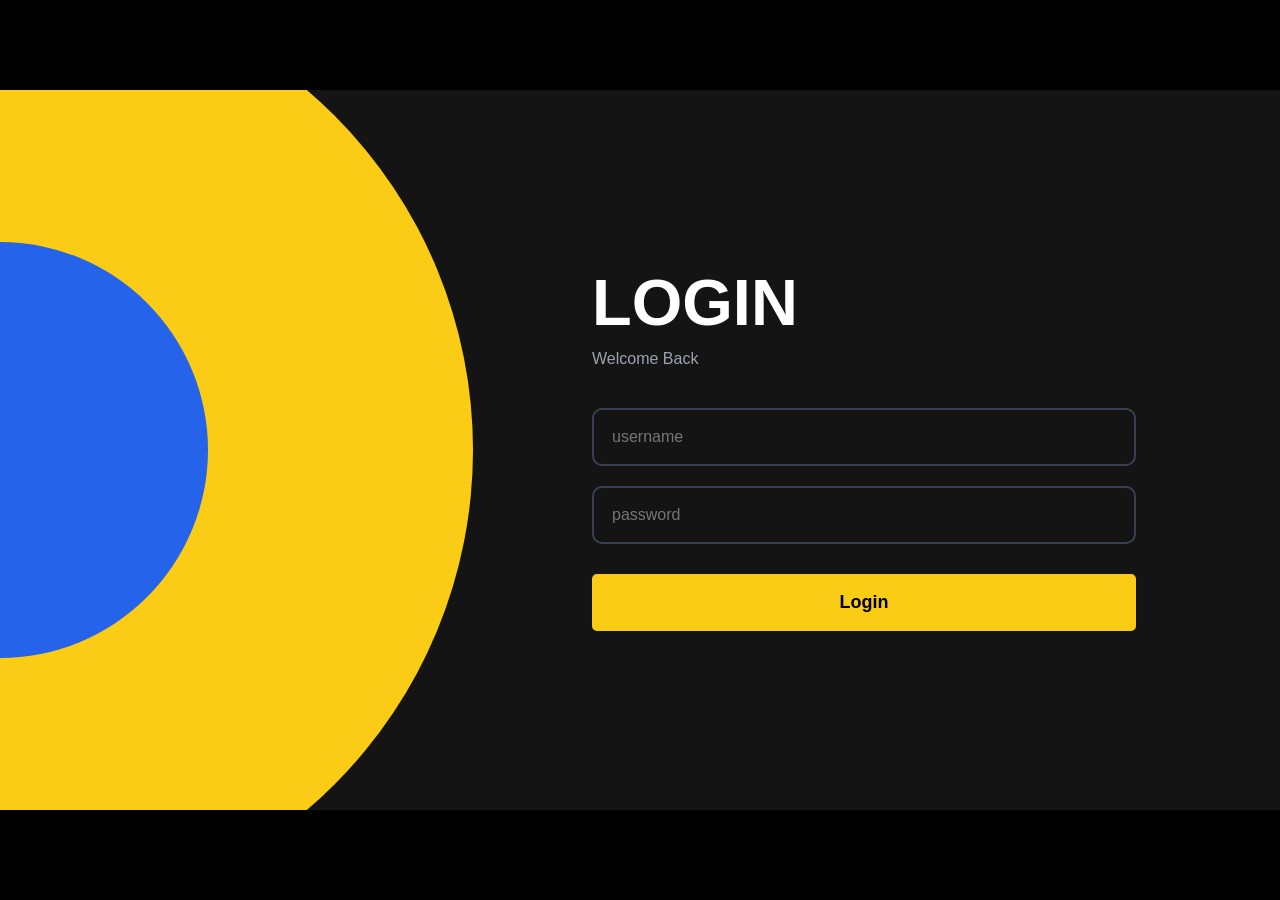
<file: login.html>
<!DOCTYPE html>
<html lang="en">
<head>

  <meta charset="UTF-8">
  <meta name="viewport" content="width=device-width, initial-scale=1.0">

  <title>Threads Downloader</title>

  <!-- <link rel="stylesheet" href="style.css"> -->
   <style>
    *{
   margin:0;
   padding:0;
   box-sizing:border-box;
   font-family:Arial, Helvetica, sans-serif;
}

body{
   width:100%;
   height:100vh;

   display:flex;
   justify-content:center;
   align-items:center;

   background:black;
}

/* MAIN BIG CONTAINER */

.main-container{

   width: 1280px;
   height:720px;

   background:rgb(20, 20, 20);

   /* border-radius:25px; */

   display:flex;

   overflow:hidden;
}

/* LEFT SIDE */

.left-side{

   width:40%;

   background:rgba(20,20,20);

   position:relative;

   overflow:hidden;
}

/* RIGHT SIDE */

.right-side{

   width:55%;

   padding:80px;

   display:flex;
   flex-direction:column;
   justify-content:center;
}

.right-side h1{
    font-family: Verdana, Geneva, Tahoma, sans-serif;
    color:white;
    font-size: 65px;
    top: 106px;
    left: 566px;
    margin-bottom:15px;
    line-height: 100%;
}

.right-side p{

   color:#9ca3af;

   margin-bottom:40px;
}

input{

   width:100%;

   padding:18px;

   margin-bottom:20px;

   border:2px solid #374151;

   background:transparent;

   border-radius:10px;

   color:white;

   font-size:16px;

   outline:none;
}

button{

   padding:18px;

   border:none;

   border-radius:5px;

   background:#facc15;

   color:black;

   font-size:18px;

   cursor:pointer;

   margin-top:10px;

}

#txt{
      font-weight: bold;
}
/* BIG YELLOW HALF CIRCLE */

.yellow-circle{

   width:946px;
   height:946px;

   background:#facc15;

   border-radius:50%;

   position:absolute;

   left:-473px;

   top:-113px;
}

/* BLUE SMALL HALF CIRCLE */

.blue-circle{

   width:416.37px;
   height:416.37px;

   background:#2563eb;

   border-radius:50%;

   position:absolute;

   left:-208.19px;

   top:151.81px;
}
   </style>

  <link href="https://fonts.googleapis.com/css2?family=Poppins:wght@300;400;500;700&display=swap" rel="stylesheet">

</head>

<body>

    <div class="main-container">

        <!-- LEFT SIDE -->

        <div class="left-side">

            <div class="yellow-circle"></div>

            <div class="blue-circle"></div>

        </div>

        <!-- RIGHT SIDE -->

        <div class="right-side">

            <h1>LOGIN</h1>

            <p>
              Welcome Back
            </p>

            <input
              type="text"
              placeholder="username">

              <input type="password"
              placeholder="password">

            <button id="txt">
              Login
            </button>

        </div>

    </div>
    <script>
      document.getElementById('loginForm').addEventListener('submit', function(e) {
    e.preventDefault();
    
    // Aap yahan client ke liye login logic likh sakte hain
    alert("Login button clicked! Processing data...");
    
    // Example logic
    const username = document.querySelector('input[type="text"]').value;
    console.log("Attempting login for:", username);
});
    </script>

</body>
</html>
</file>
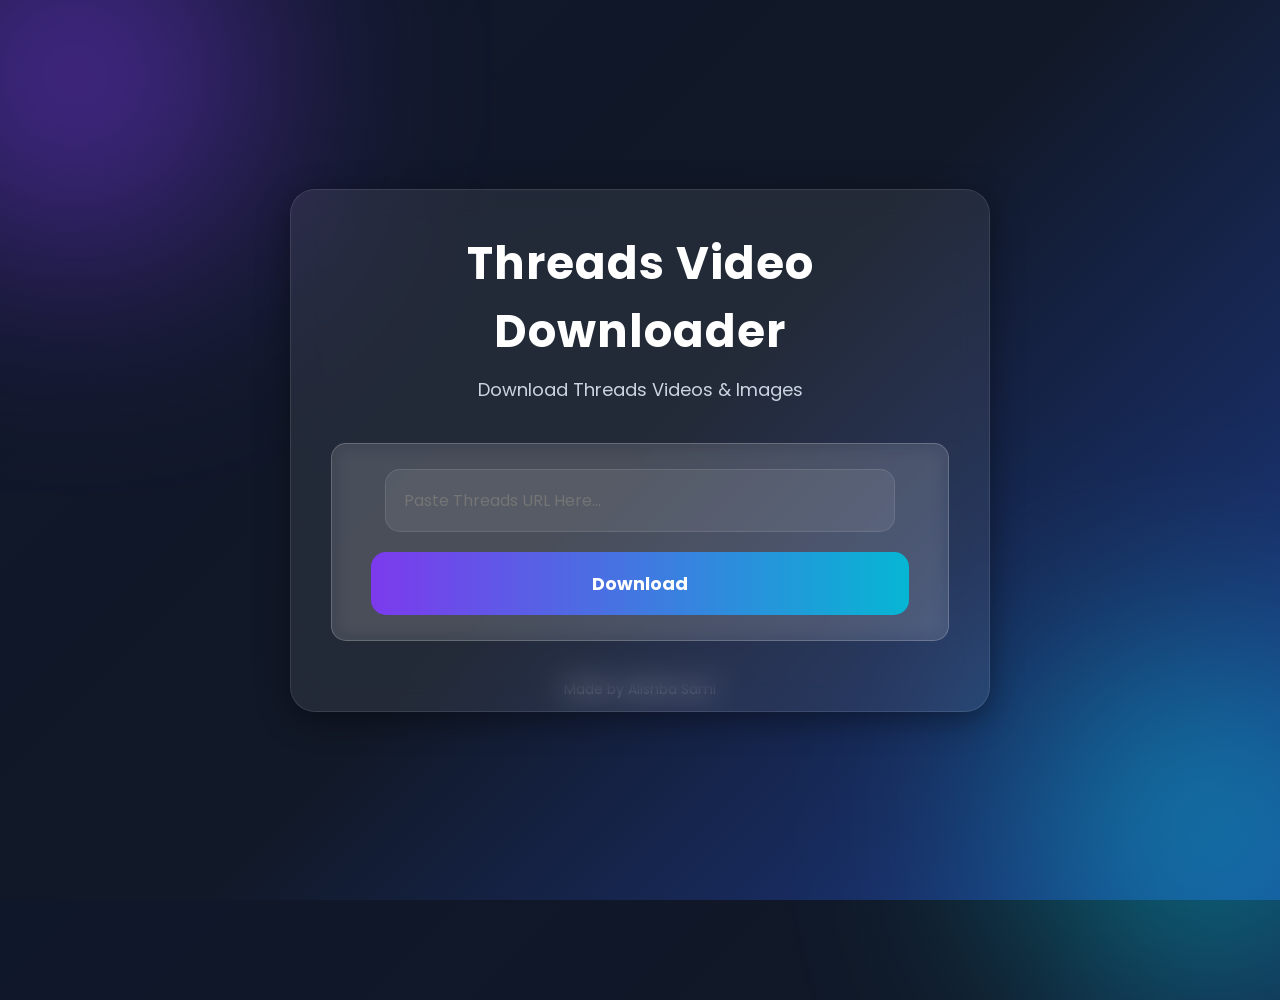
<file: threads.html>
<!DOCTYPE html>
<html lang="en">
<head>
  <meta charset="UTF-8">
  <meta name="viewport" content="width=device-width, initial-scale=1.0">

  <title>Threads Downloader</title>
<link href="https://fonts.googleapis.com/css2?family=poppins:wght@300;400;500;700&display=swap" rel="stylesheet">
  <style>
         *{
  margin:0;
  padding:0;
  box-sizing:border-box;
  font-family:'Poppins',sans-serif;
}

body{
    margin:0;
    padding:0;
    font-family:'Poppins',sans-serif;

    height:100vh;

    display:flex;
    justify-content:center;
    align-items:center;

    background:
    linear-gradient(
        135deg,
        #0f172a,
        #111827,
        #1e3a8a
    );

    overflow:hidden;
}

.bg1{
    position:absolute;

    width:350px;
    height:350px;

    background:#7c3aed;

    border-radius:50%;

    top:-100px;
    left:-100px;

    filter:blur(120px);

    opacity:0.6;
}

.bg2{
    position:absolute;

    width:350px;
    height:350px;

    background:#06b6d4;

    border-radius:50%;

    bottom:-100px;
    right:-100px;

    filter:blur(120px);

    opacity:0.6;
}

.container{
  width:700px;
  padding: 40px;
  border-radius: 25px;
  background: rgba(255,255,255,0.08);
  backdrop-filter: blur(15px);
  border: 1px solid rgba(255,255,255,0.1);
  box-shadow: 0 8px 32px rgba(0,0,0,0.4);
  text-align: center;
  position: relative;
  z-index: 10;
  animation: float 4s ease-in-out infinite;
}

h1{
  color: white;
  text-align:center;
  font-size:45px;
  margin-bottom:10px;
  letter-spacing: 1px;
}


p{
  color: #cbd5e1;
  margin-bottom: 35px;
  font-size: 18px;
}
.subtitle{
  text-align:center;
  margin-bottom:40px;
  color:#cbd5e1;
}

.box{
  background:rgba(255, 255,255, 0.1);
  backdrop-filter: blur(10px);
  border: 1px solid rgba(255, 255, 255, 0.2);
  padding:25px;
  border-radius:15px;
}

input{
  width:90%;
  padding:18px;
  border:none;
  background:rgba(255,255,255,0.08);
  color: white;
  outline:none;
  border-radius:15px;
  margin-bottom:20px;
  font-size:16px;
  border: 1px solid rgba(255,255,255,0.1);
}

button{

    width:95%;

    padding:18px;

    border:none;

    border-radius:15px;

    background:linear-gradient(
        to right,
        #7c3aed,
        #06b6d4
    );

    color:white;

    font-size:18px;

    font-weight:bold;

    cursor:pointer;

    transition:0.3s;
}

button:hover{
  background:#0ea5e9;
  transform: translateY(-3px);
  box-shadow: 0 10px 25px rgba(6,182,212,0.4);
}

.hidden{
  display:none;
}

#result{
  margin-top:30px;
  width: 100%;
  color: white;
  display:grid;
  gap:20px;
  grid-template-columns: repeat(auto-fit,minmax(250px,1fr));
}

article{
  background:#1e293b;
  padding:20px;
  border-radius:15px;
}
article :hover{
    transform: translateY(-5px);
}

article img{
  width:100%;
  border-radius:10px;
}

.foot{
  margin-bottom:0px;
  margin-top:35px;
  position: fixed;
  bottom: 200px;
  width: 100%;
  text-align: center;
  color:white;
  font-size: 14px;
}

/* footer a{
  display:inline-block;
  padding:12px 20px;
  background:#22c55e;
  color:white;
  text-decoration:none;
  border-radius:10px;
} */
.loader{
    width: 50px;
    height: 50px;
    border: 5px solid white;
    border-top: 5px solid cyan;
    border-radius: 50%;
    animation: spin 1s linear infinite;
}
@keyframes spin {
    100%{
        transform: rotate(360deg);
    }
    
} 
@keyframes float{
  0%{
    transform: translateY(0px);
  }
  50%{
    transform: translateY(-15px);
  }
  100%{
    transform: translateY(0px);
  }
}
.video-card{
  margin-top: 20px;
  background: rgba(255,255,255,0.05);
  padding: 20px;
  border-radius: 20px;

}
.download-btn{
  margin-top: 15px;
  width: 100%;
}
</style>
</head>
<body>
    <div class="bg1"></div>
    <div class="bg2"></div>
  <div class="container">

    <h1>Threads Video Downloader</h1>
     
    <p class="subtitle">
      Download Threads Videos & Images
    </p>

    <div class="box">

      <input
        type="text"
        id="link"
        placeholder="Paste Threads URL Here..."
      >

      <button id="submit">
        Download
      </button>

    </div>
         <div id="loader" class="loader hidden"></div>
    <div id="result" class="hidden"></div>
   

  </div>

<footer class="foot">
    Made by Alishba Sami
</footer>

  <script>
        // const submit = document.getElementById('submit');
// const link = document.getElementById('link');
// const result = document.getElementById('result');

// link.oninput = function() {
//     if (this.value === '') {
//         this.removeAttribute('aria-invalid');
//     } else if (validateInput()) {
//         this.setAttribute('aria-invalid', 'false');
//     } else {
//         this.setAttribute('aria-invalid', 'true')
//     }
// }

// function validateInput() {
//     var match = link.value.trim().match(/^https?:\/\/(www\.)?threads\.net\/t\/(.+)$/);
//     return match && match[0];
// }

// submit.onclick = async function() {
//     submit.disabled = 'disabled';
//     if (link.getAttribute('aria-invalid') !== 'false') {
//         return;
//     }
//     try {
//         result.classList.add('hidden');
//         var formattedResult = '';
//         var url = validateInput();
//         var res = await fetch('https://api.threadsdownloader.io/load?url=' + url, {method: 'GET'});
//         var json = await res.json();
//         if (json.status != 'OK') {
//             throw new Error(json.status);
//         }
//         var videoCounter = 0;
//         var imageCounter = 0;
//         json.media.forEach((each) => {
//             if (each.type == 'image') {
//                 imageCounter = imageCounter + 1;
//                 formattedResult += `<article><h3>Image #${imageCounter}</h3><img src="${each.preview_url}" crossOrigin="anonymous"><footer><a href="${each.url}" role="button" download>Download</a></footer></article>`;
//             } else if (each.type == 'video') {
//                 videoCounter = videoCounter + 1;
//                 formattedResult += `<article><h3>Video #${videoCounter}</h3><a href="${each.url}"><img src="images/play button.png" crossOrigin="anonymous"></a><footer><a href="${each.url}" role="button" download>Download</a></footer></article>`;
//             }
//         });
//         result.innerHTML = formattedResult;
//         result.classList.remove('hidden');
//     } catch (error) {
//         alert(error);
//     }
//     submit.disabled = false;
// }



const submit = document.getElementById('submit');

const link = document.getElementById('link');

const result = document.getElementById('result');

link.oninput = function(){

    if(this.value === ''){

        this.removeAttribute('aria-invalid');

    }

    else if(validateInput()){

        this.setAttribute('aria-invalid','false');

    }

    else{

        this.setAttribute('aria-invalid','true');
    }
}

/* URL VALIDATION */

function validateInput(){

    var match = link.value.trim().match(

    /^https?:\/\/(www\.)?threads\.net\/t\/(.+)$/

    );

    return match && match[0];
}

/* BUTTON CLICK */

submit.onclick = async function(){

    submit.disabled = true;

    if(link.getAttribute('aria-invalid') !== 'false'){

        alert("Enter Valid Threads URL");

        submit.disabled = false;

        return;
    }

    try{

        result.innerHTML =
        "<p>Loading...</p>";

        var formattedResult = '';

        var url = validateInput();

        var res = await fetch(

        'https://api.threadsdownloader.io/load?url=' + url

        );

        var json = await res.json();

        console.log(json);

        if(json.status != 'OK'){

            throw new Error(json.status);
        }

        var videoCounter = 0;

        json.media.forEach((each)=>{

            if(each.type == 'video'){

                videoCounter++;

                formattedResult += `

                <div class="video-card">

                    <video controls width="100%">

                        <source src="${each.url}">

                    </video>

                    <a href="${each.url}" download>

                        <button class="download-btn">

                        Download Video #${videoCounter}

                        </button>

                    </a>

                </div>

                `;
            }

        });

        result.innerHTML = formattedResult;

    }

    catch(error){

        alert("Something Went Wrong");
        console.log(error);
    }

    submit.disabled = false;
}
</script>

</body>
</html>
</file>
<file: style.css>
*{
    margin:0;
    padding:0;
    box-sizing:border-box;
}

html{
    scroll-behavior:smooth;
}

body{
    font-family:'Outfit',sans-serif;
    color:white;
    overflow-x:hidden;
    background:#050816;
}
.logo img{
    width: 70px;
    height: auto;
    border-radius: 15px;
    background: rgba(255,255,255,0.05);
    padding: 6px;
    box-shadow: 0 0 20px #4f7cff;
    /* filter: drop-shadow(0 0 10px #6c63ff); */
}
.cursor-dot{

    width:12px;
    height:12px;

    background:linear-gradient(to right,#38bdf8,#8b5cf6);

    border-radius:50%;

    position:fixed;
    cursor: pointer;
    top:0;
    left:0;

    transform:translate(-50%,-50%);

    pointer-events:none;

    z-index:9999;

    box-shadow:
    0 0 10px #38bdf8,
    0 0 25px #8b5cf6;

    transition:
    transform 0.08s linear,
    width 0.3s,
    height 0.3s;

}


/* GRID LINES */

.grid-lines{
    position:fixed;
    width:100%;
    height:100%;
    background-image:
    linear-gradient(rgba(255,255,255,0.03) 1px, transparent 1px),
    linear-gradient(90deg, rgba(255,255,255,0.03) 1px, transparent 1px);

    background-size:60px 60px;

    z-index:-10;
}


/* NAVBAR */

nav{
    width:100%;
    padding:25px 8%;

    display:flex;
    justify-content:space-between;
    align-items:center;

    position:fixed;
    top:0;

    backdrop-filter:blur(15px);

    background:rgba(5,8,22,0.4);

    border-bottom:1px solid rgba(255,255,255,0.08);

    z-index:1000;
}

.logo{
    font-size:28px;
    font-weight:800;

    background:linear-gradient(to right,#38bdf8,#8b5cf6,#ec4899);
    background-clip: text;
    -webkit-background-clip:text;
    -webkit-text-fill-color:transparent;
}

nav ul{
    display:flex;
    gap:35px;
    list-style:none;
}

nav a{
    color:white;
    text-decoration:none;
    transition:0.4s;
    position:relative;
}

nav a::after{
    content:'';
    width:0%;
    height:2px;

    background:linear-gradient(to right,#38bdf8,#ec4899);

    position:absolute;
    left:0;
    bottom:-6px;

    transition:0.4s;
}

nav a:hover::after{
    width:100%;
}

nav a:hover{
    color:#38bdf8;
}


/* HERO */

.hero{
    min-height:100vh;

    display:flex;
    justify-content:space-between;
    align-items:center;

    padding:120px 8%;

    background:
    radial-gradient(circle at top left, rgba(56,189,248,0.18), transparent 30%),
    radial-gradient(circle at bottom right, rgba(236,72,153,0.18), transparent 30%),
    #050816;
}

.hero-text{
    width:50%;
}

.small-text{
    color:#38bdf8;
    letter-spacing:4px;
    margin-bottom:15px;
}

.hero-text h1{
    font-size:90px;
    line-height:90px;

    background:linear-gradient(to right,#ffffff,#8b5cf6,#38bdf8);
    background-clip: text;
    -webkit-background-clip:text;
    -webkit-text-fill-color:transparent;

    margin-bottom:20px;
}

.hero-text h2{
    color:#c084fc;
    margin-bottom:20px;
    font-weight:500;
}

.hero-para{
    width:85%;
    line-height:32px;
    color:#d1d5db;
    margin-bottom:35px;
}

.hero-buttons{
    display:flex;
    gap:20px;
}

.btn{
    padding:14px 32px;

    background:linear-gradient(to right,#38bdf8,#8b5cf6);

    border-radius:40px;

    text-decoration:none;
    color:white;

    transition:0.5s;

    position:relative;

    overflow:hidden;
}

.btn::before{
    content:'';

    width:0%;
    height:100%;

    background:rgba(255,255,255,0.15);

    position:absolute;
    top:0;
    left:-20%;

    transform:skewX(25deg);

    transition:0.6s;
}

.btn:hover::before{
    width:140%;
}

.btn:hover{
    transform:translateY(-8px) scale(1.05);

    box-shadow:0px 15px 35px rgba(56,189,248,0.35);
}

.btn2{
    background:transparent;
    border:1px solid rgba(255,255,255,0.2);
}


/* HERO IMAGE */

.image-box{
    width:360px;
    height:450px;

    border-radius:30px;

    overflow:hidden;

    position:relative;

    transition:0.5s;

    border:1px solid rgba(255,255,255,0.15);

    box-shadow:0px 20px 50px rgba(0,0,0,0.5);
}

.image-box::before{
    content:'';

    position:absolute;
    inset:-3px;

    background:linear-gradient(45deg,#38bdf8,#8b5cf6,#ec4899);

    z-index:-1;

    filter:blur(20px);

    opacity:0;

    transition:0.5s;
}

.image-box:hover::before{
    opacity:1;
}

.image-box:hover{
    transform:translateY(-15px) rotate(-2deg);
}

.image-box img{
    width:100%;
    height:100%;
    object-fit:cover;
}


/* SECTION COMMON */

section{
    padding:120px 8%;
}

.section-title span{
    color:#38bdf8;
    letter-spacing:3px;
    font-size:14px;
}

.section-title h2{
    font-size:55px;
    margin-top:10px;
    margin-bottom:60px;

    background:linear-gradient(to right,#ffffff,#c084fc);
     background-clip: text;
    -webkit-background-clip:text;
    -webkit-text-fill-color:transparent;
}


/* ABOUT */

.about{
    background:
    radial-gradient(circle at right, rgba(139,92,246,0.18), transparent 30%),
    #0a1020;
}

.about-container{
    display:grid;
    grid-template-columns:repeat(auto-fit,minmax(300px,1fr));
    gap:30px;
}

.about-card{
    background:rgba(255,255,255,0.05);

    padding:40px;

    border-radius:25px;

    border:1px solid rgba(255,255,255,0.08);

    backdrop-filter:blur(15px);

    transition:0.5s;

    position:relative;

    overflow:hidden;
}

.about-card::before{
    content:'';

    position:absolute;

    width:120px;
    height:120px;

    background:rgba(56,189,248,0.18);

    border-radius:50%;

    top:-40px;
    right:-40px;

    transition:0.5s;
}

.about-card:hover::before{
    transform:scale(1.5);
}

.about-card:hover{
    transform:translateY(-12px);

    border-color:#38bdf8;
}

.about-card h3{
    margin-bottom:20px;
    font-size:28px;
}

.about-card p{
    color:#d1d5db;
    line-height:30px;
}


/* SKILLS */

.skills{
    background:
    radial-gradient(circle at left, rgba(236,72,153,0.15), transparent 30%),
    #070d1c;
}

.skills-grid{
    display:grid;

    grid-template-columns:repeat(auto-fit,minmax(220px,1fr));

    gap:25px;
}

.skill-card{
    padding:45px;

    text-align:center;

    background:rgba(255,255,255,0.04);

    border-radius:25px;

    border:1px solid rgba(255,255,255,0.08);

    transition:0.5s;

    position:relative;

    overflow:hidden;
}

.skill-card::before{
    content:'';

    position:absolute;
    inset:0;

    background:linear-gradient(135deg, rgba(56,189,248,0.12), rgba(139,92,246,0.12));

    opacity:0;

    transition:0.5s;
}

.skill-card:hover::before{
    opacity:1;
}

.skill-card:hover{
    transform:translateY(-15px) rotate(2deg);

    box-shadow:0px 20px 40px rgba(56,189,248,0.18);
}

.skill-card h3{
    position:relative;
    z-index:2;
}


/* PROJECTS */

.projects{
    background:
    radial-gradient(circle at top, rgba(56,189,248,0.12), transparent 30%),
    #0b1222;
}

.projects-grid{
    display:grid;
    grid-template-columns:repeat(auto-fit,minmax(320px,1fr));
    gap:30px;
}

.project-card{
    height:250px;
    width: 100%;
    object-fit: cover;
    border-radius:20px;
    
    overflow:hidden;

    position:relative;

    display:flex;
    align-items:end;

    transition:0.6s;

    cursor:pointer;
}

.project-card:hover{
    transform:translateY(-18px) scale(1.03);
}

.card1{
    background:url(image/game\ portfolio.jpeg) center/cover;
}

.card2{
    background:url(image/threads\ portfolio.jpeg) center/cover;
}

.card3{
    background:url(image/login\ portfolio.jpeg) center/cover;
}

.card4{
    background:url(image/count.jpeg) center/cover;
}

.card5{
    background:url(image/project.jpeg) center/cover;
}
.card6{
    background:url(image/calender.png) center/cover;
}
.card7{
    background:url(image/calculator1.png) center/cover;
}

.overlay{
    position:absolute;
    inset:0;

    background:linear-gradient(to top, rgba(5,8,22,0.95), transparent);
}

.project-content{
    position:relative;
    z-index:2;

    padding:35px;

    transform:translateY(60px);

    transition:0.5s;
}

.project-card:hover .project-content{
    transform:translateY(0px);
}

.project-content h3{
    font-size:35px;
    margin-bottom:12px;
}

.project-content p{
    color:#d1d5db;
    line-height:28px;
}


/* CONTACT */

.contact{
    background:
    radial-gradient(circle at bottom right, rgba(139,92,246,0.15), transparent 30%),
    #050816;
}

.contact-form{
    width:100%;
    max-width:700px;

    display:flex;
    flex-direction:column;
    gap:20px;
}

.contact-form input,
.contact-form textarea{
    padding:18px;

    background:rgba(255,255,255,0.05);

    border:none;

    border-radius:18px;

    color:white;

    outline:none;

    border:1px solid rgba(255,255,255,0.08);

    transition:0.4s;
}

.contact-form input:focus,
.contact-form textarea:focus{
    border-color:#38bdf8;

    box-shadow:0px 0px 25px rgba(56,189,248,0.18);
}

.contact-form textarea{
    height:180px;
    resize:none;
}

.contact-form button{
    padding:16px;

    border:none;

    border-radius:40px;

    background:linear-gradient(to right,#38bdf8,#8b5cf6,#ec4899);

    color:white;

    cursor:pointer;

    transition:0.5s;
}
.contact-info{
    display:grid;

    grid-template-columns:repeat(auto-fit,minmax(220px,1fr));

    gap:20px;

    margin-bottom:40px;
}

.info-box{
    background:rgba(255,255,255,0.05);

    padding:25px;

    border-radius:20px;

    border:1px solid rgba(255,255,255,0.08);

    transition:0.5s;

    backdrop-filter:blur(10px);
}

.info-box:hover{
    transform:translateY(-10px);

    border-color:#38bdf8;

    box-shadow:0px 15px 35px rgba(56,189,248,0.2);
}

.info-box h3{
    margin-bottom:10px;

    color:#38bdf8;
}

.info-box p{
    color:#d1d5db;
}
.contact-form button:hover{
    transform:translateY(-8px);

    box-shadow:0px 15px 35px rgba(139,92,246,0.35);
}

footer{
    padding:60px 8%;

    text-align:center;

    background:#030712;

    border-top:1px solid rgba(255,255,255,0.08);
}

footer h2{
    font-size:40px;

    margin-bottom:15px;

    background:linear-gradient(to right,#38bdf8,#8b5cf6,#ec4899);
    background-clip: text;
    -webkit-background-clip:text;

    -webkit-text-fill-color:transparent;
}

footer p{
    color:#9ca3af;

    margin-bottom:25px;

    line-height:28px;
}

.footer-links{
    display:flex;

    justify-content:center;

    gap:25px;

    margin-bottom:25px;
}

.footer-links a{
    color:white;

    text-decoration:none;

    transition:0.4s;
}

.footer-links a:hover{
    color:#38bdf8;

    transform:translateY(-5px);
}

.made{
    font-size:14px;

    color:#6b7280;
}
/* RESPONSIVE */

@media(max-width:900px){

    .hero{
        flex-direction:column-reverse;
        text-align:center;
    }

    .hero-text{
        width:100%;
    }

    .hero-para{
        width:100%;
    }

    .hero-buttons{
        justify-content:center;
    }

    .hero-text h1{
        font-size:70px;
        line-height:70px;
    }

    nav ul{
        display:none;
    }
}
.project-link{
    text-decoration: none;
    color: white;
    display: block;
}
.projects-grid{
    display: grid;
    grid-template-columns: repeat(3,1fr);
    gap: 30px;
}
.project-card{
    width: 100%;
}
</file>
